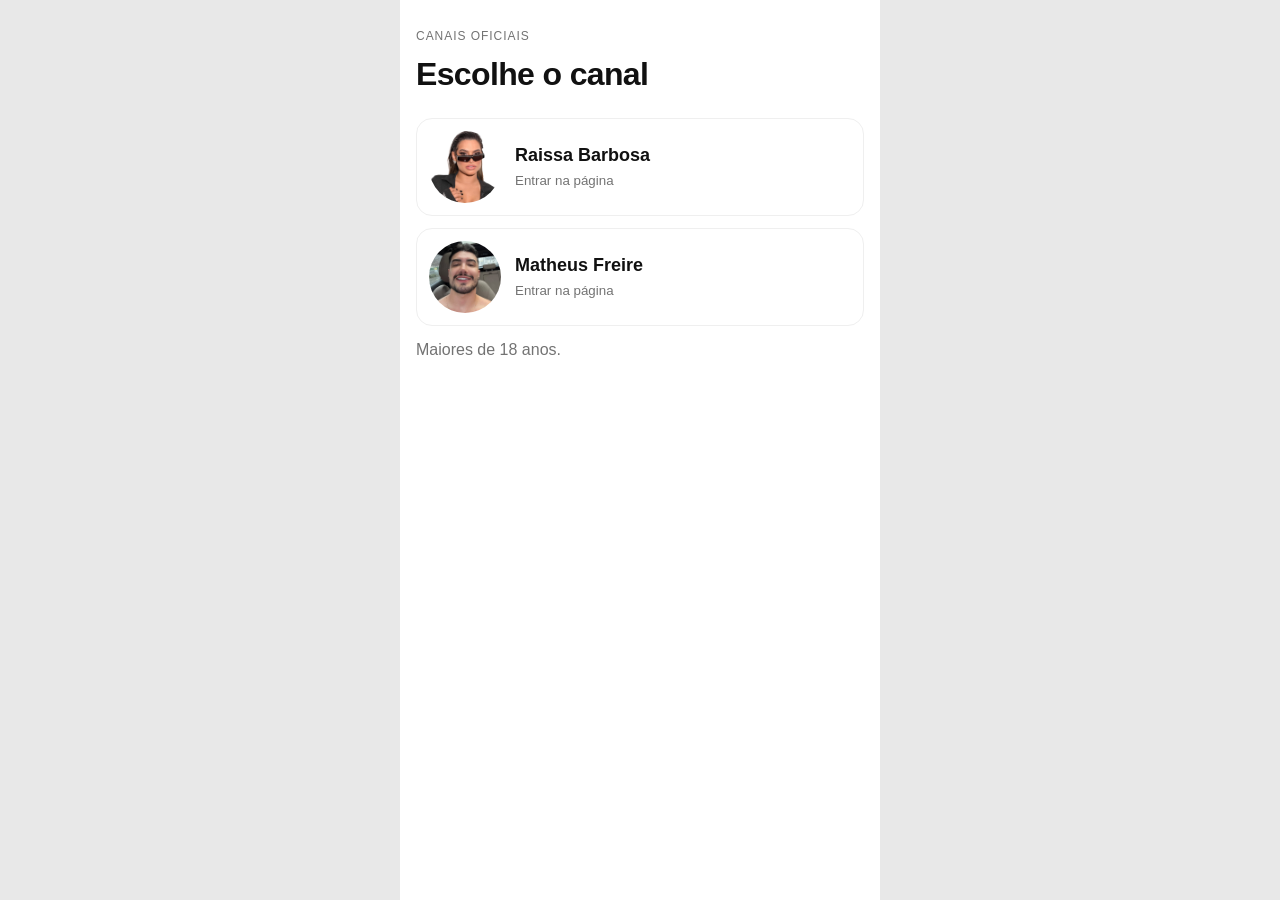
<file: index.html>
<!DOCTYPE html>
<html lang="pt-BR">
<head>
<meta charset="utf-8">
<meta name="viewport" content="width=device-width, initial-scale=1, viewport-fit=cover">
<title>Canais no Telegram</title>
<meta name="description" content="Páginas da Raissa Barbosa e do Matheus Freire, com o convite para o canal no Telegram.">
<meta name="theme-color" content="#111111">
<link rel="stylesheet" href="assets/feed.css">
</head>
<body>
<main class="home">
  <p class="kicker">Canais oficiais</p>
  <h1>Escolhe o canal</h1>
  <a class="escolha" href="raissa/">
    <img src="raissa/img/perfil.jpg" alt="Raissa Barbosa">
    <span><strong>Raissa Barbosa</strong><small>Entrar na página</small></span>
  </a>
  <a class="escolha" href="matheus/">
    <img src="matheus/img/perfil.jpg" alt="Matheus Freire">
    <span><strong>Matheus Freire</strong><small>Entrar na página</small></span>
  </a>
  <p class="aviso">Maiores de 18 anos.</p>
</main>
</body>
</html>
</file>
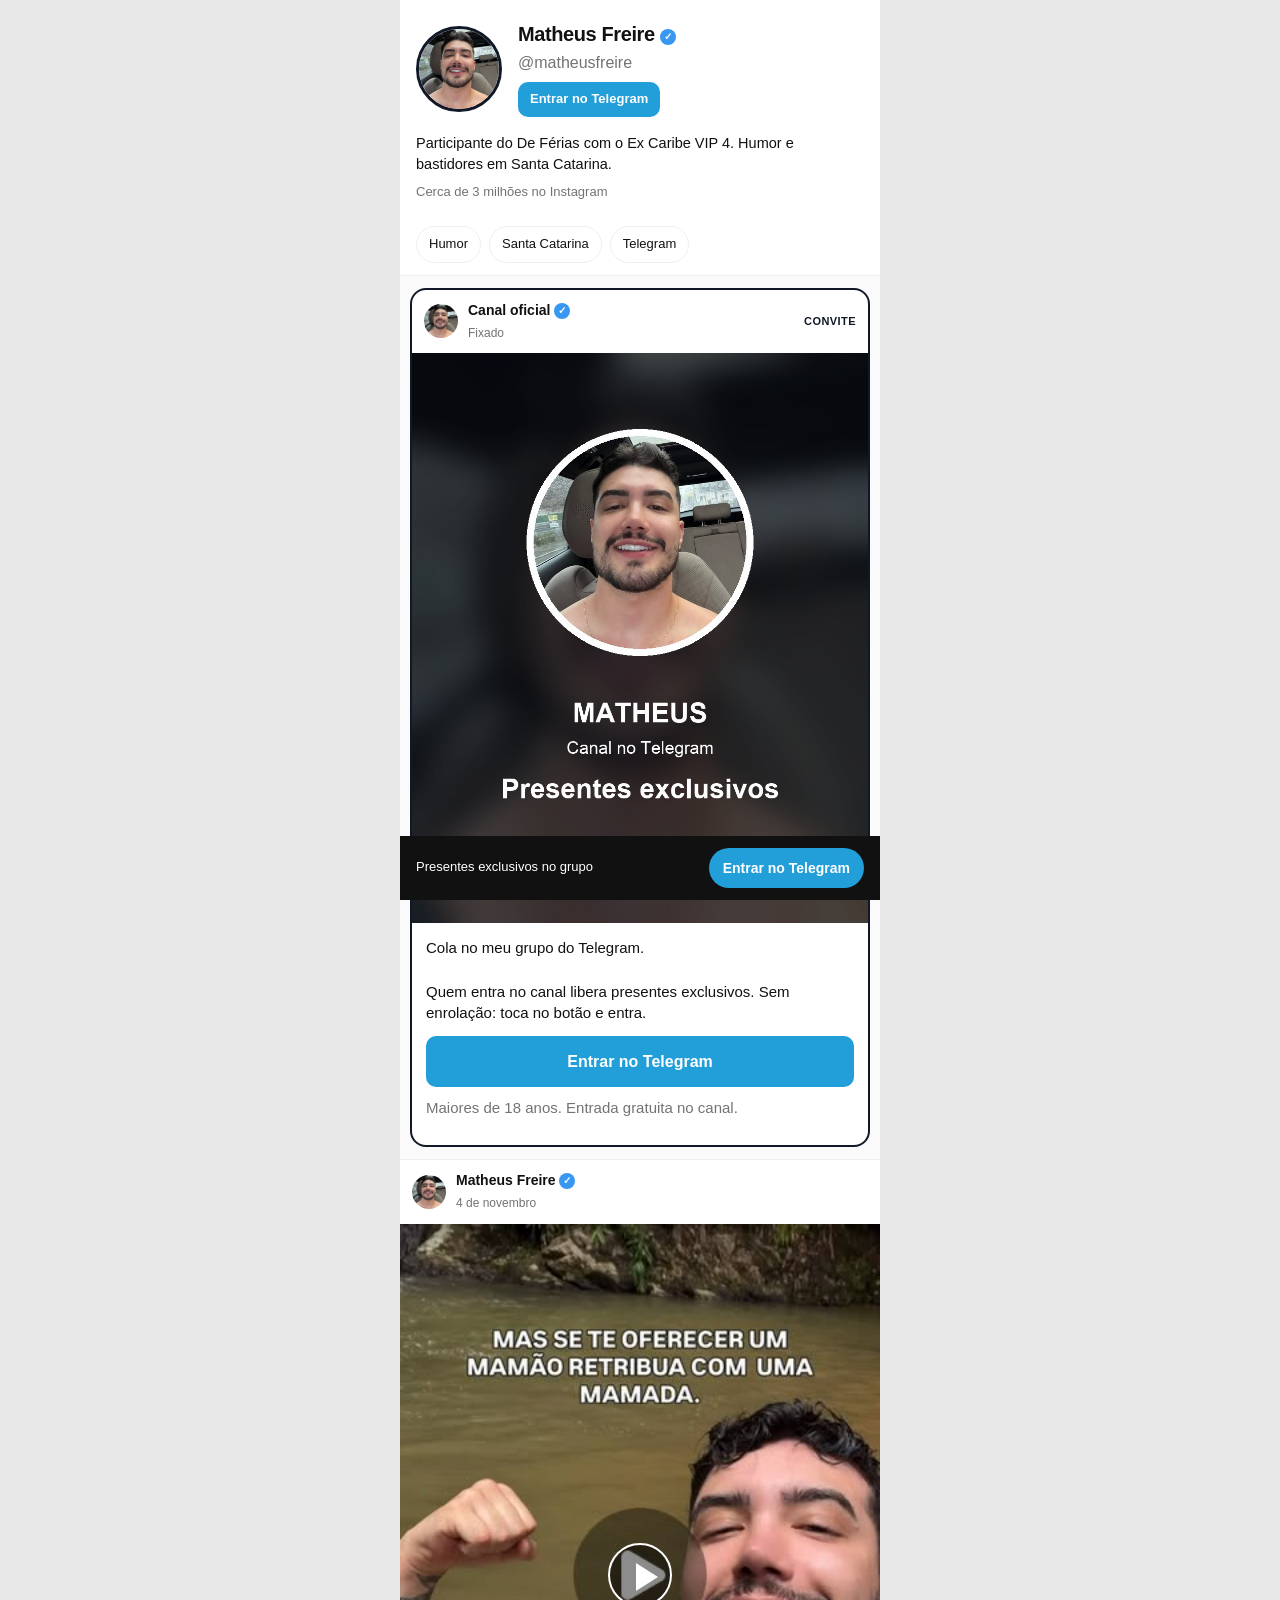
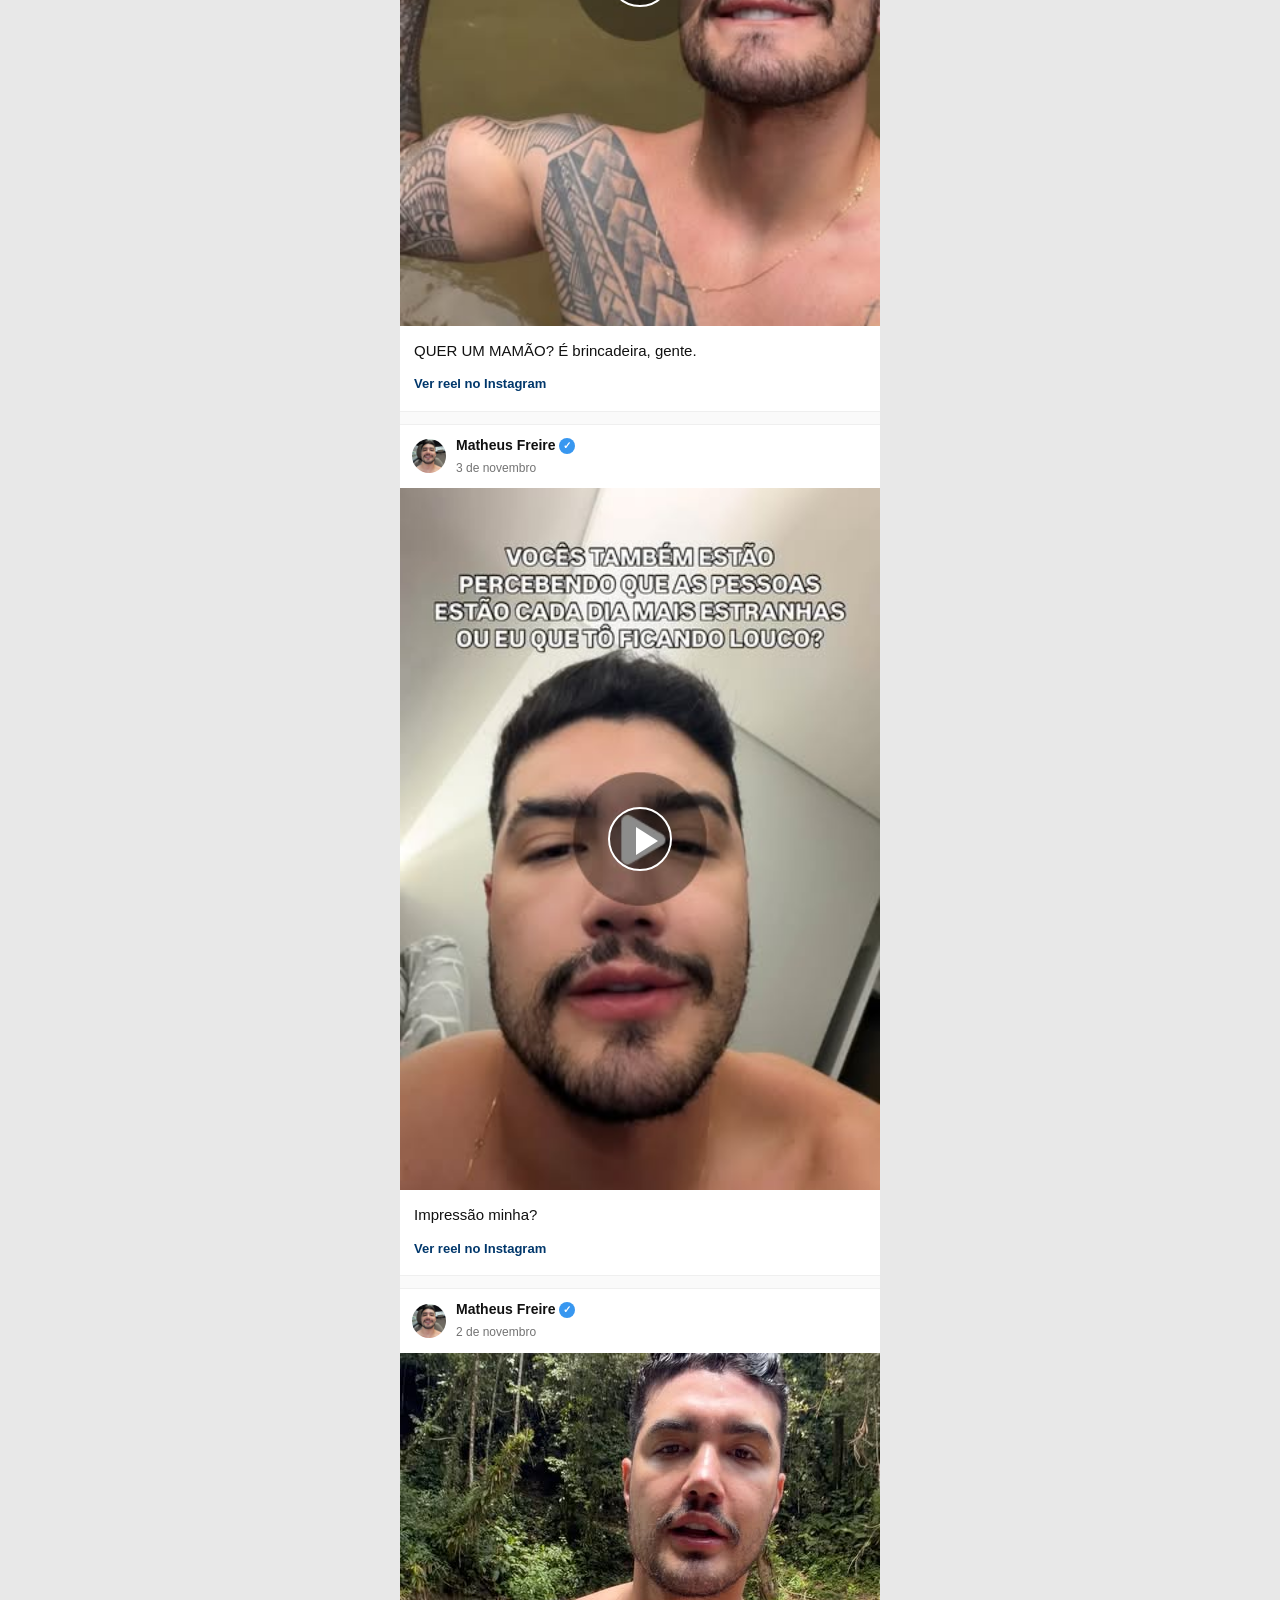
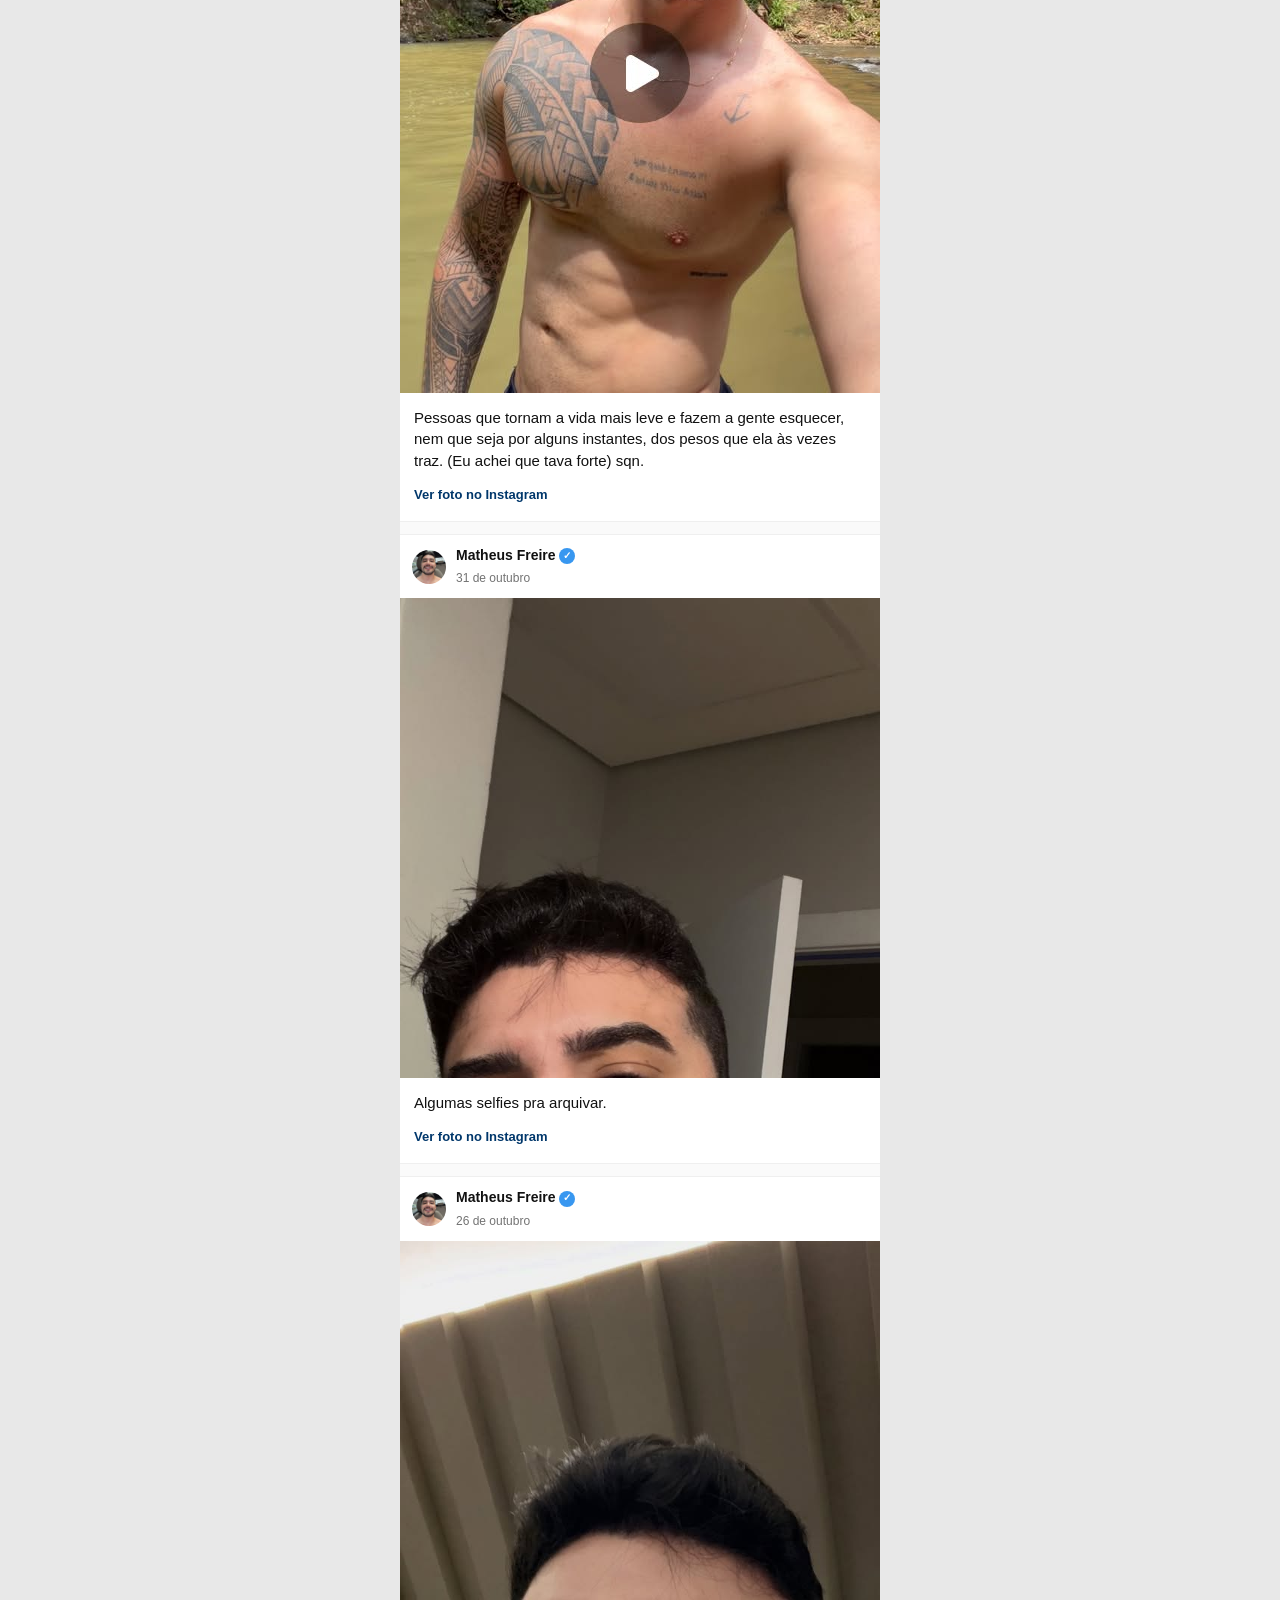
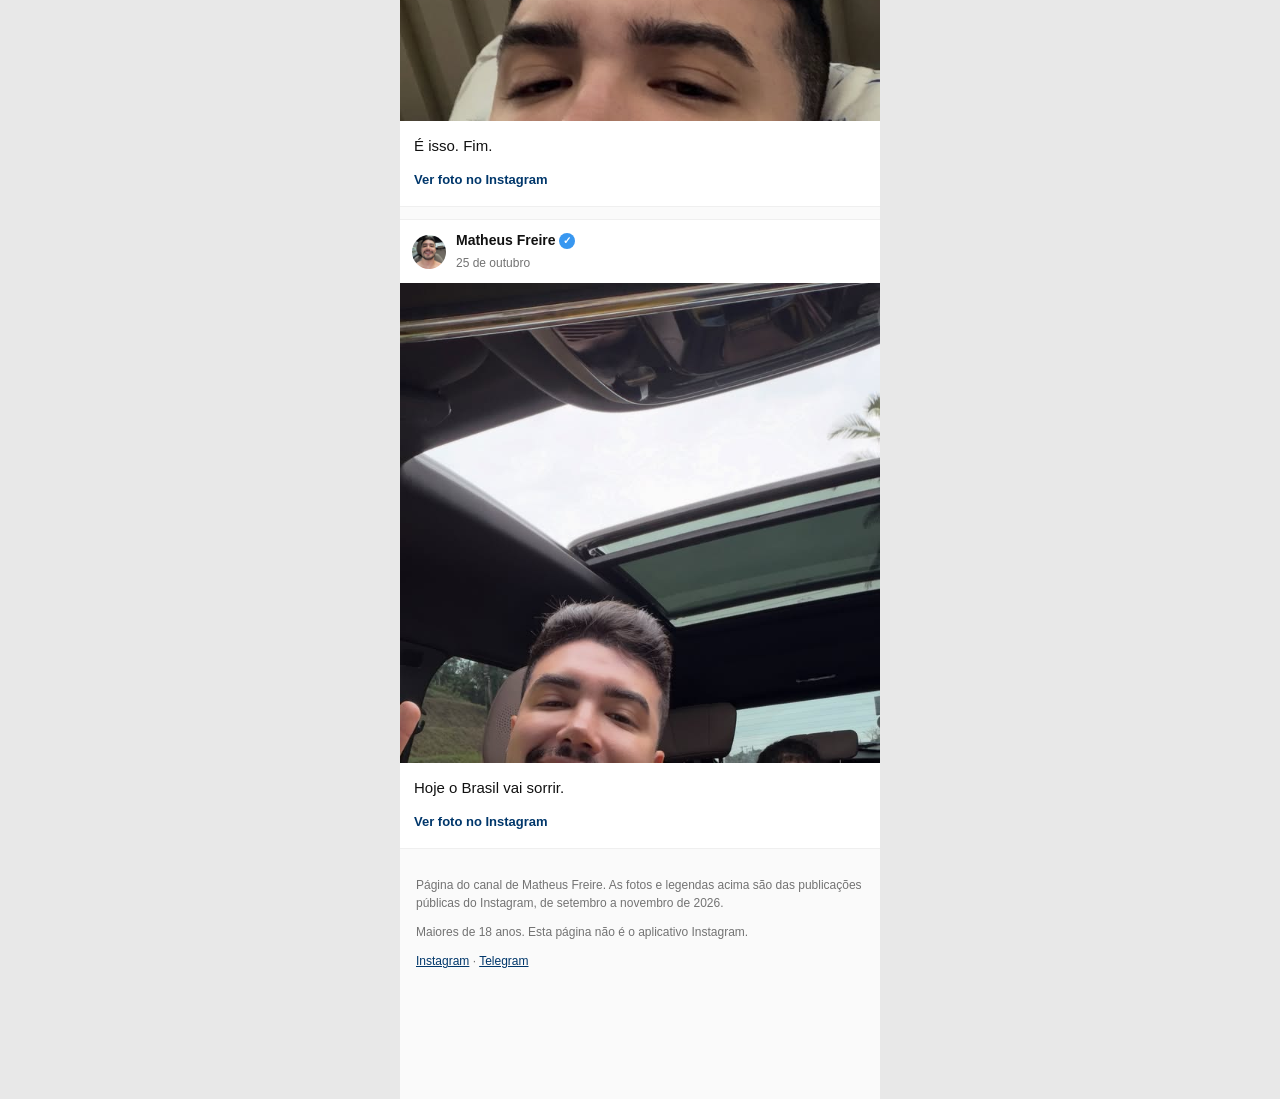
<file: matheus/index.html>
<!DOCTYPE html>
<html lang="pt-BR">
<head>
<meta charset="utf-8">
<meta name="viewport" content="width=device-width, initial-scale=1, viewport-fit=cover">
<title>Matheus Freire | Canal no Telegram</title>
<meta name="description" content="Página do Matheus Freire com as publicações recentes e o convite para o canal no Telegram.">
<meta name="theme-color" content="#111827">
<meta property="og:title" content="Matheus Freire | Canal no Telegram">
<meta property="og:description" content="Página do Matheus Freire com as publicações recentes e o convite para o canal no Telegram.">
<meta property="og:image" content="https://sorte.gratis/matheus/img/convite.jpg">
<meta property="og:type" content="website">
<meta property="og:url" content="https://sorte.gratis/matheus/">
<link rel="icon" href="img/perfil.jpg">
<link rel="apple-touch-icon" href="img/perfil.jpg">
<link rel="stylesheet" href="../assets/feed.css">
<style>:root { --accent: #111827; }</style>
</head>
<body>
<main>
  <header class="perfil">
    <img class="avatar" src="img/perfil.jpg" alt="Matheus Freire">
    <div>
      <h1>Matheus Freire <span class="verificado" aria-label="verificado">✓</span></h1>
      <p class="handle">@matheusfreire</p>
      <a class="botao pequeno" href="https://t.me/+D76e2NFJbyFmYmQ0">Entrar no Telegram</a>
    </div>
  </header>
  <p class="bio">Participante do De Férias com o Ex Caribe VIP 4. Humor e bastidores em Santa Catarina.</p>
  <p class="stats">Cerca de 3 milhões no Instagram</p>
  <nav class="chips" aria-label="Destaques"><a class="chip" href="https://www.instagram.com/matheusfreire/">Humor</a>
<a class="chip" href="https://www.instagram.com/matheusfreire/">Santa Catarina</a>
<a class="chip" href="https://t.me/+D76e2NFJbyFmYmQ0">Telegram</a></nav>
  <section class="feed" aria-label="Publicações">
    
<article class="post convite">
  <header class="post-topo">
    <img class="mini" src="img/perfil.jpg" alt="">
    <div>
      <strong>Canal oficial <span class="verificado" aria-label="verificado">✓</span></strong>
      <span class="quando">Fixado</span>
    </div>
    <span class="selo">Convite</span>
  </header>
  <a class="foto-link" href="https://t.me/+D76e2NFJbyFmYmQ0">
    <img src="img/convite.jpg" alt="Convite para o canal no Telegram">
  </a>
  <div class="corpo">
    <p>Cola no meu grupo do Telegram.

Quem entra no canal libera presentes exclusivos. Sem enrolação: toca no botão e entra.</p>
    <a class="botao" href="https://t.me/+D76e2NFJbyFmYmQ0">Entrar no Telegram</a>
    <p class="aviso">Maiores de 18 anos. Entrada gratuita no canal.</p>
  </div>
</article>
    
<article class="post">
  <header class="post-topo">
    <img class="mini" src="img/perfil.jpg" alt="">
    <div>
      <strong>Matheus Freire <span class="verificado" aria-label="verificado">✓</span></strong>
      <span class="quando">4 de novembro</span>
    </div>
    
  </header>
  <a class="foto-link" href="https://www.instagram.com/matheusfreire/reel/DfUvWCoBRra/" rel="noopener">
    <img src="img/01.jpg" alt="Reel de Matheus Freire" loading="lazy">
    <span class="play" aria-hidden="true"></span>
  </a>
  <div class="corpo">
    <p>QUER UM MAMÃO? É brincadeira, gente.</p>
    <a class="externo" href="https://www.instagram.com/matheusfreire/reel/DfUvWCoBRra/" rel="noopener">Ver reel no Instagram</a>
  </div>
</article>

<article class="post">
  <header class="post-topo">
    <img class="mini" src="img/perfil.jpg" alt="">
    <div>
      <strong>Matheus Freire <span class="verificado" aria-label="verificado">✓</span></strong>
      <span class="quando">3 de novembro</span>
    </div>
    
  </header>
  <a class="foto-link" href="https://www.instagram.com/matheusfreire/reel/DfTQImsuaEL/" rel="noopener">
    <img src="img/02.jpg" alt="Reel de Matheus Freire" loading="lazy">
    <span class="play" aria-hidden="true"></span>
  </a>
  <div class="corpo">
    <p>Impressão minha?</p>
    <a class="externo" href="https://www.instagram.com/matheusfreire/reel/DfTQImsuaEL/" rel="noopener">Ver reel no Instagram</a>
  </div>
</article>

<article class="post">
  <header class="post-topo">
    <img class="mini" src="img/perfil.jpg" alt="">
    <div>
      <strong>Matheus Freire <span class="verificado" aria-label="verificado">✓</span></strong>
      <span class="quando">2 de novembro</span>
    </div>
    
  </header>
  <a class="foto-link" href="https://www.instagram.com/p/DfP1Hd0GrLV/" rel="noopener">
    <img src="img/03.jpg" alt="Foto de Matheus Freire" loading="lazy">
    
  </a>
  <div class="corpo">
    <p>Pessoas que tornam a vida mais leve e fazem a gente esquecer, nem que seja por alguns instantes, dos pesos que ela às vezes traz. (Eu achei que tava forte) sqn.</p>
    <a class="externo" href="https://www.instagram.com/p/DfP1Hd0GrLV/" rel="noopener">Ver foto no Instagram</a>
  </div>
</article>

<article class="post">
  <header class="post-topo">
    <img class="mini" src="img/perfil.jpg" alt="">
    <div>
      <strong>Matheus Freire <span class="verificado" aria-label="verificado">✓</span></strong>
      <span class="quando">31 de outubro</span>
    </div>
    
  </header>
  <a class="foto-link" href="https://www.instagram.com/p/DfKdYenESHJ/" rel="noopener">
    <img src="img/04.jpg" alt="Foto de Matheus Freire" loading="lazy">
    
  </a>
  <div class="corpo">
    <p>Algumas selfies pra arquivar.</p>
    <a class="externo" href="https://www.instagram.com/p/DfKdYenESHJ/" rel="noopener">Ver foto no Instagram</a>
  </div>
</article>

<article class="post">
  <header class="post-topo">
    <img class="mini" src="img/perfil.jpg" alt="">
    <div>
      <strong>Matheus Freire <span class="verificado" aria-label="verificado">✓</span></strong>
      <span class="quando">26 de outubro</span>
    </div>
    
  </header>
  <a class="foto-link" href="https://www.instagram.com/p/De9QR9sxkKq/" rel="noopener">
    <img src="img/05.jpg" alt="Foto de Matheus Freire" loading="lazy">
    
  </a>
  <div class="corpo">
    <p>É isso. Fim.</p>
    <a class="externo" href="https://www.instagram.com/p/De9QR9sxkKq/" rel="noopener">Ver foto no Instagram</a>
  </div>
</article>

<article class="post">
  <header class="post-topo">
    <img class="mini" src="img/perfil.jpg" alt="">
    <div>
      <strong>Matheus Freire <span class="verificado" aria-label="verificado">✓</span></strong>
      <span class="quando">25 de outubro</span>
    </div>
    
  </header>
  <a class="foto-link" href="https://www.instagram.com/p/De61koAkXN6/" rel="noopener">
    <img src="img/06.jpg" alt="Foto de Matheus Freire" loading="lazy">
    
  </a>
  <div class="corpo">
    <p>Hoje o Brasil vai sorrir.</p>
    <a class="externo" href="https://www.instagram.com/p/De61koAkXN6/" rel="noopener">Ver foto no Instagram</a>
  </div>
</article>
  </section>
  <footer>
    <p>Página do canal de Matheus Freire. As fotos e legendas acima são das publicações públicas do Instagram, de setembro a novembro de 2026.</p>
    <p>Maiores de 18 anos. Esta página não é o aplicativo Instagram.</p>
    <p><a href="https://www.instagram.com/matheusfreire/" rel="noopener">Instagram</a> · <a href="https://t.me/+D76e2NFJbyFmYmQ0">Telegram</a></p>
  </footer>
</main>
<a class="barra" href="https://t.me/+D76e2NFJbyFmYmQ0">
  <span>Presentes exclusivos no grupo</span>
  <strong>Entrar no Telegram</strong>
</a>
</body>
</html>
</file>
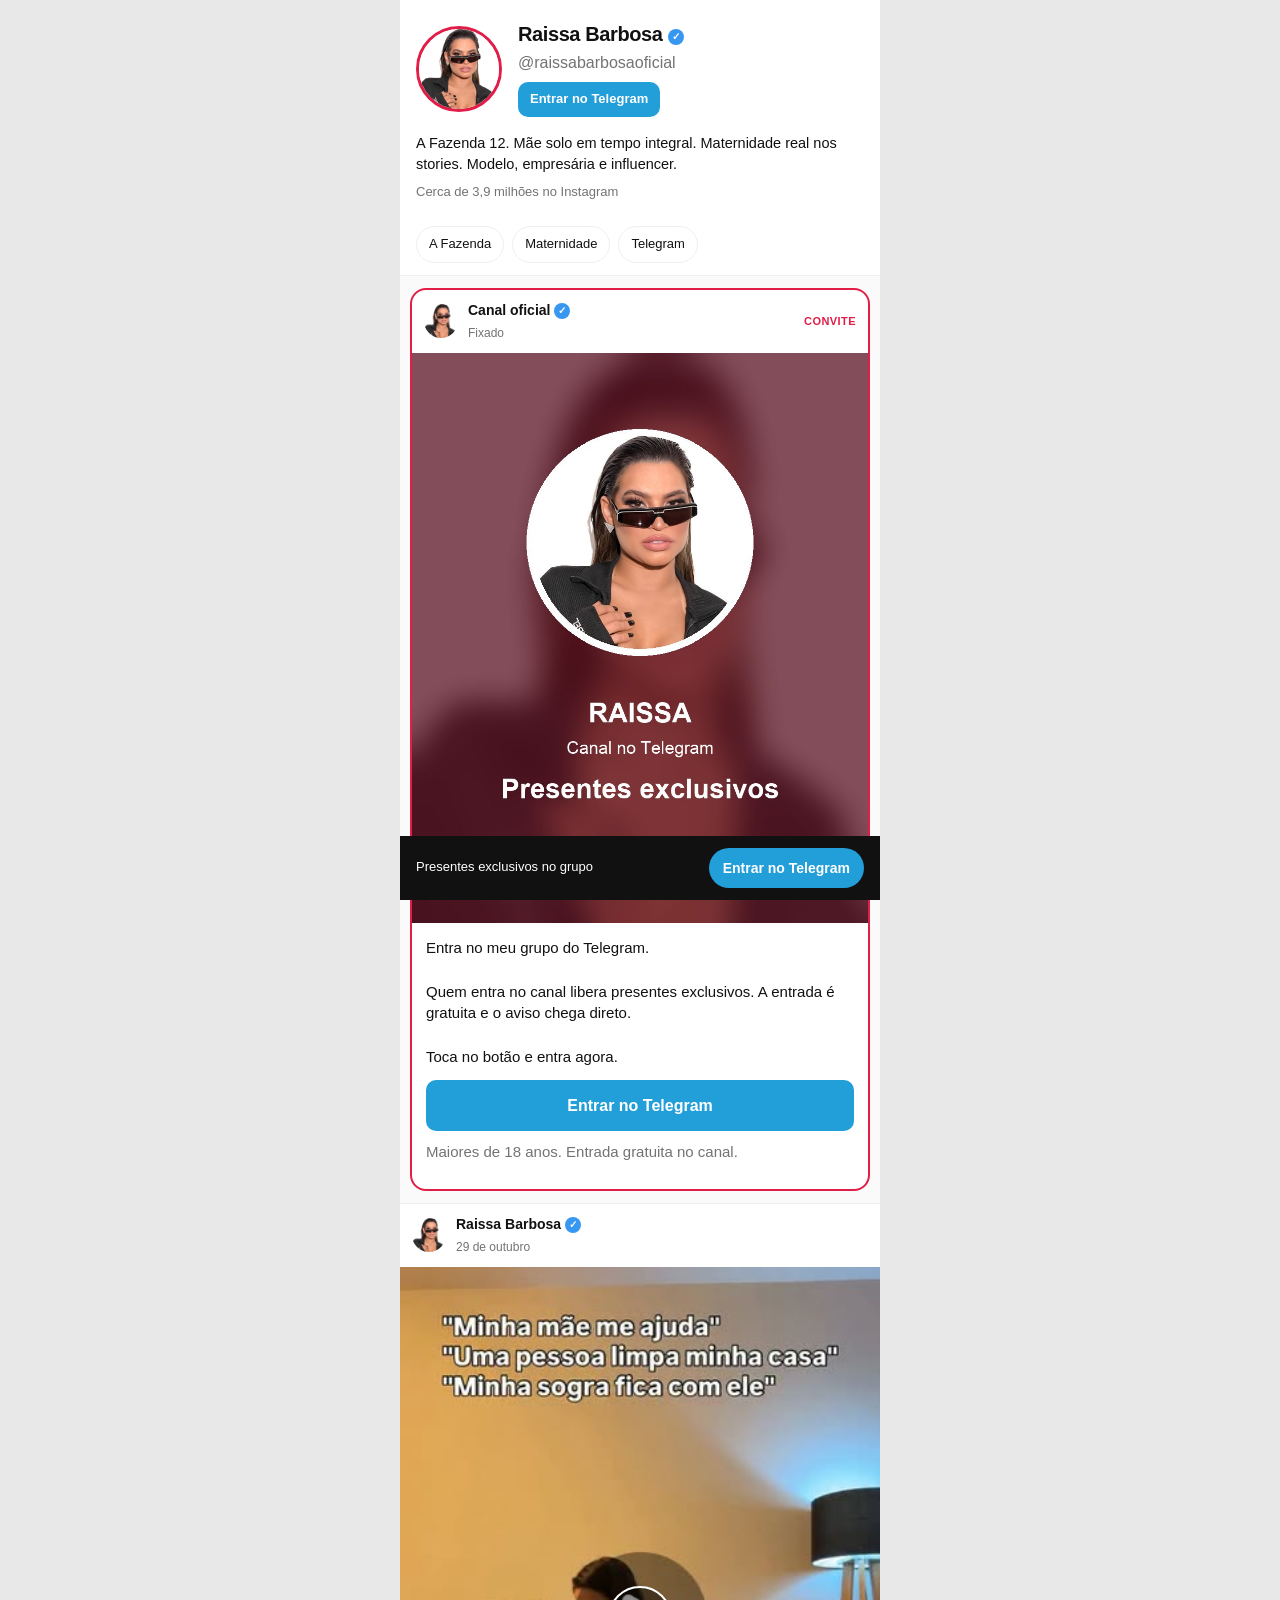
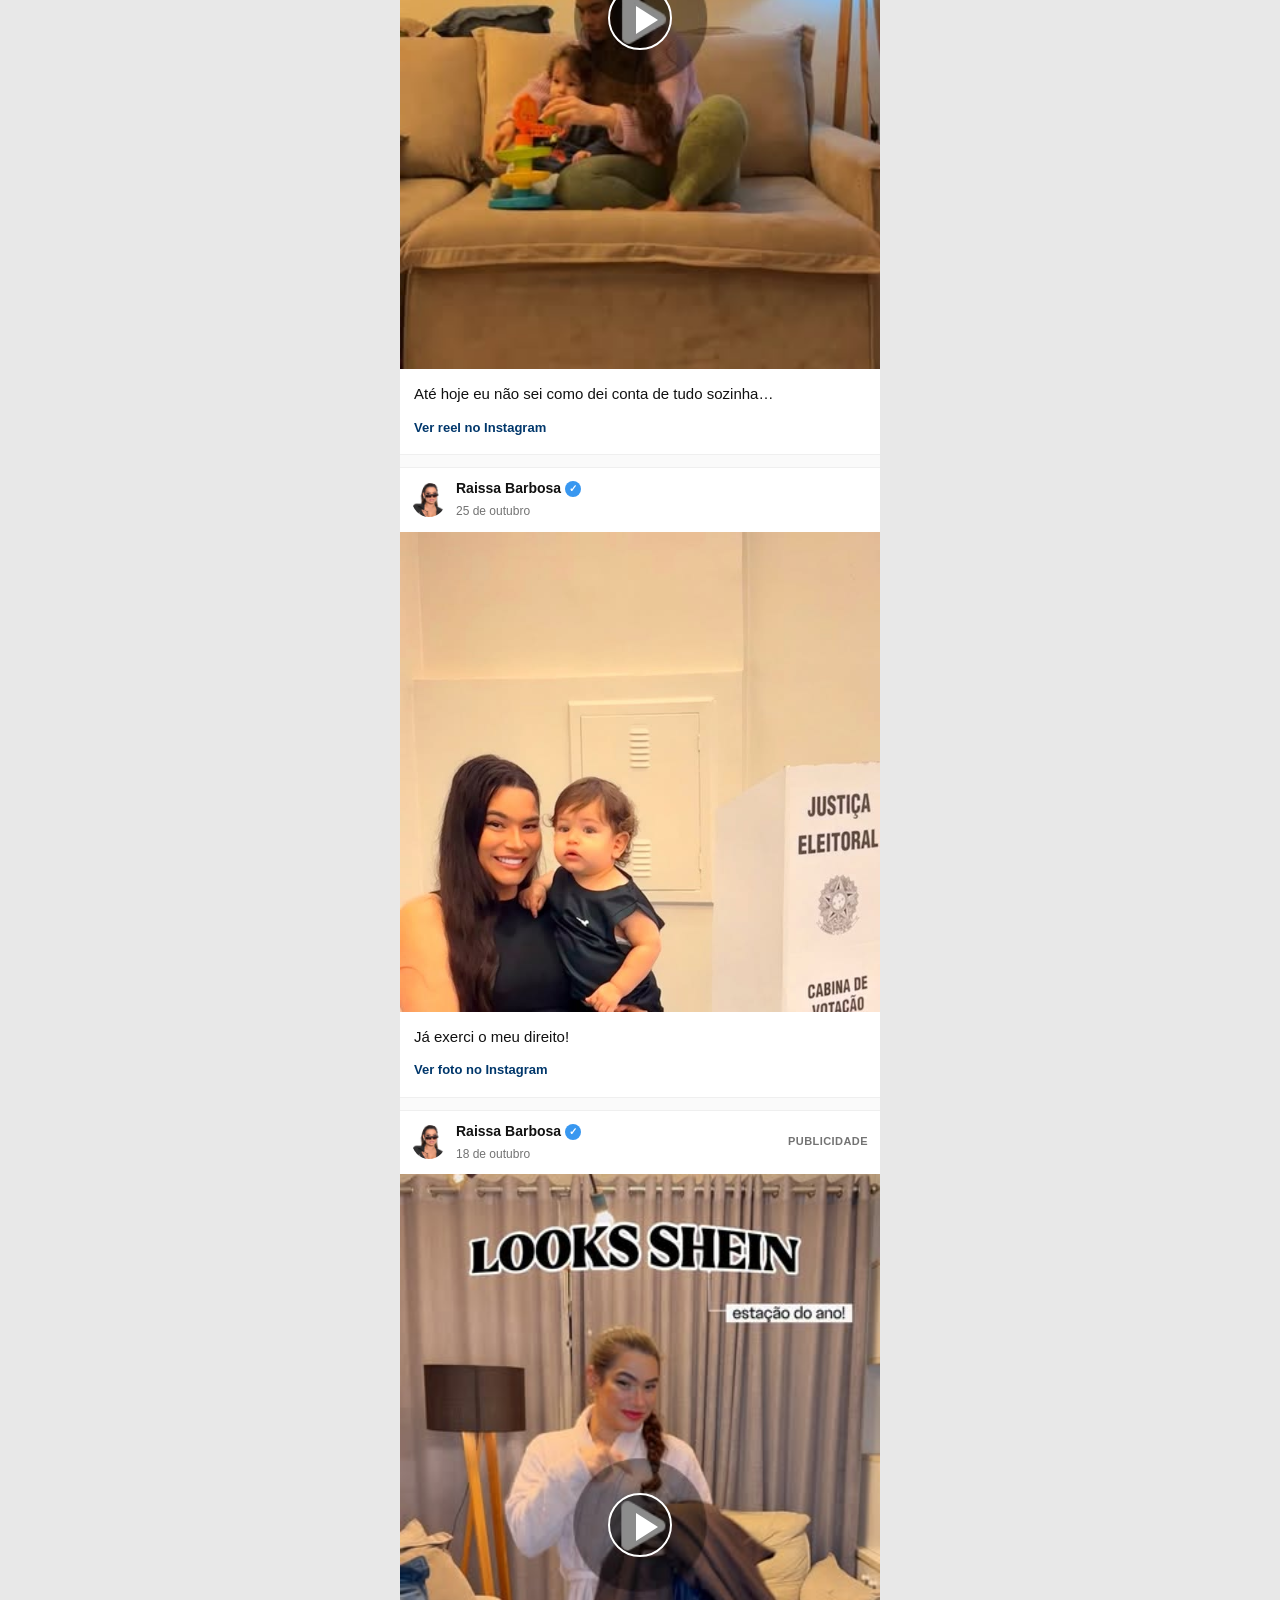
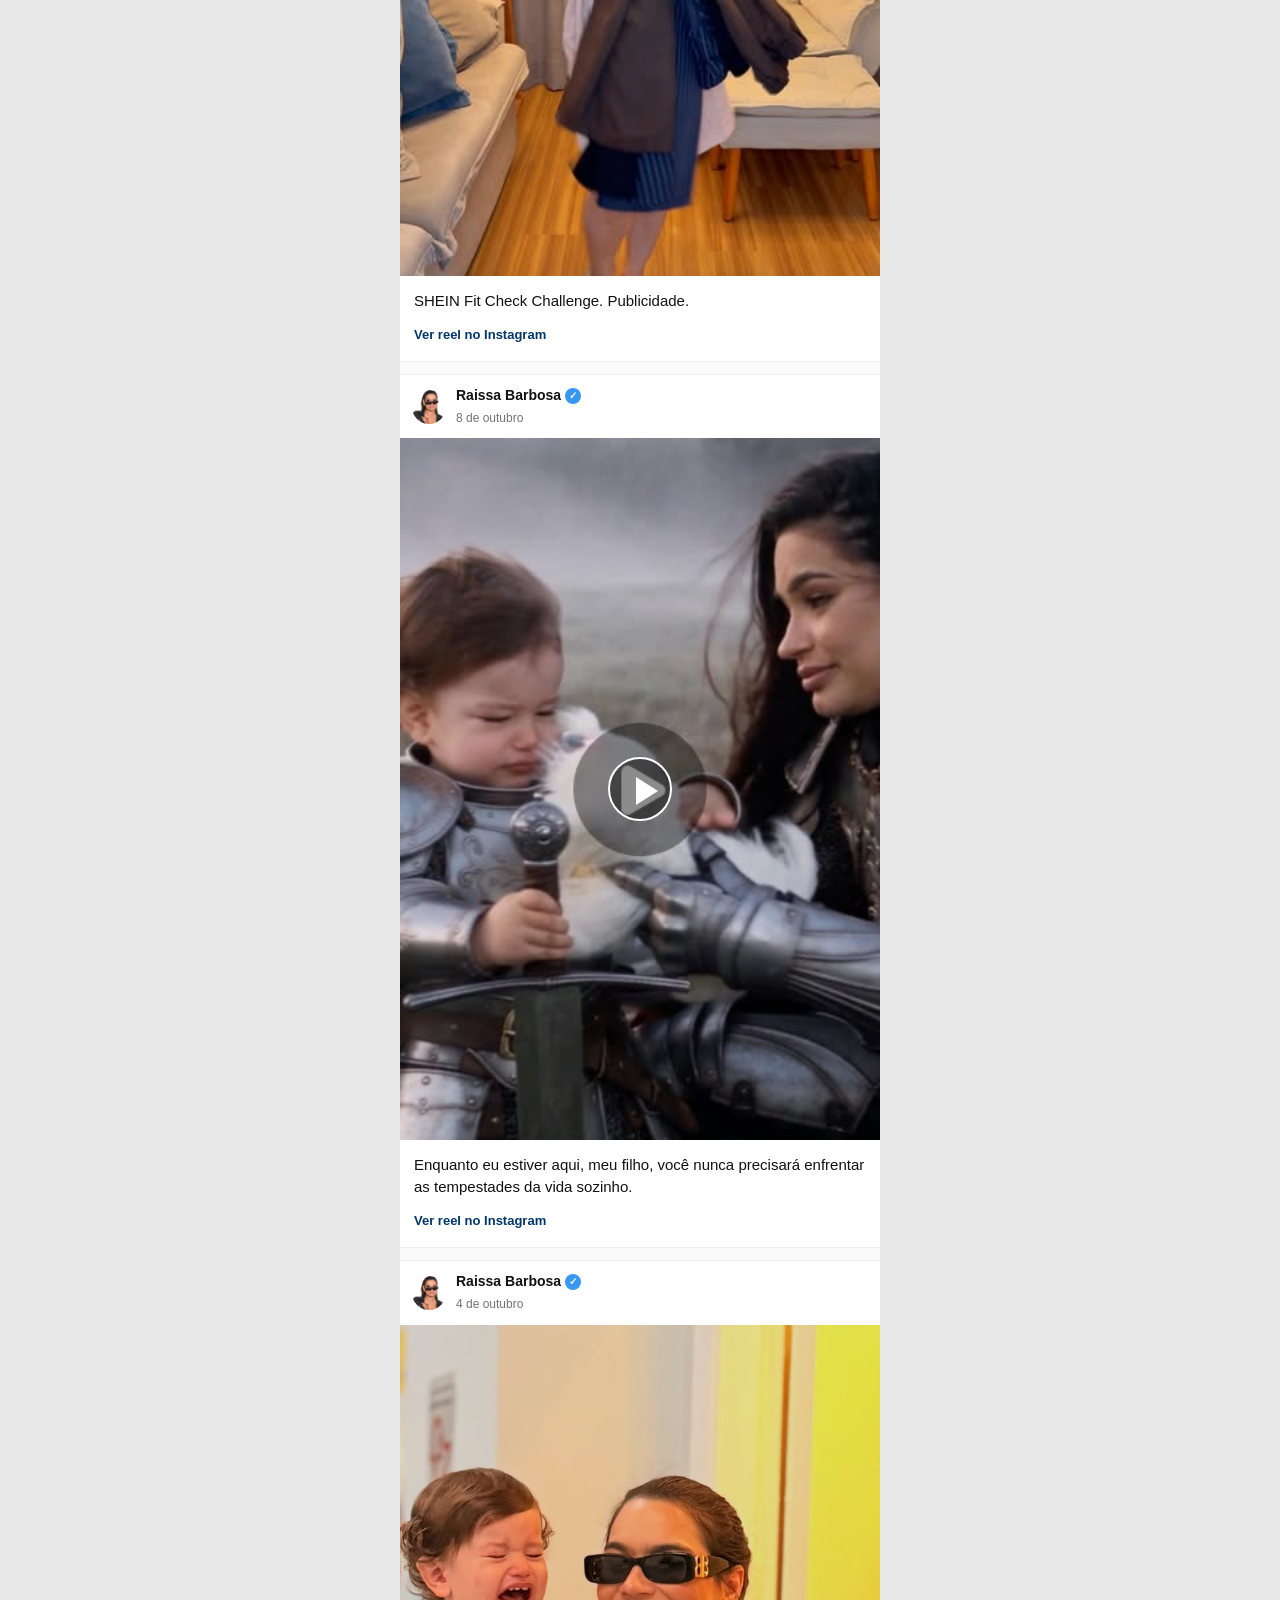
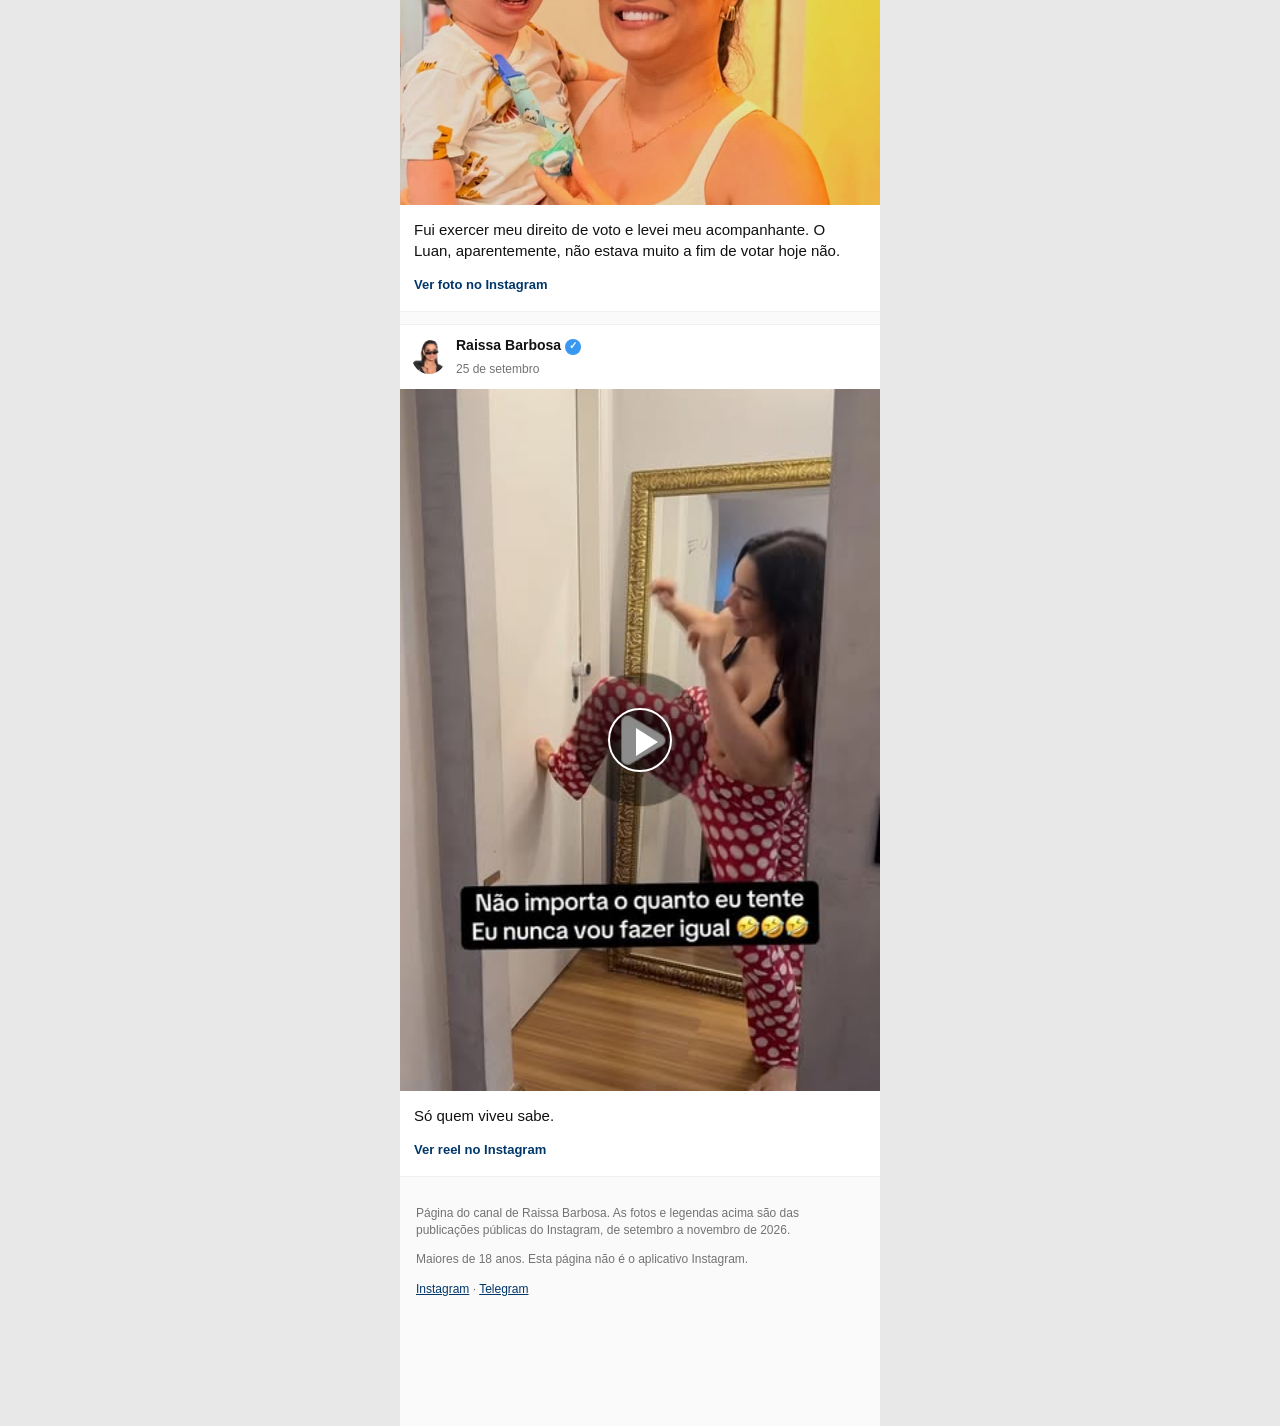
<file: raissa/index.html>
<!DOCTYPE html>
<html lang="pt-BR">
<head>
<meta charset="utf-8">
<meta name="viewport" content="width=device-width, initial-scale=1, viewport-fit=cover">
<title>Raissa Barbosa | Canal no Telegram</title>
<meta name="description" content="Página da Raissa Barbosa com as publicações recentes e o convite para o canal no Telegram.">
<meta name="theme-color" content="#e11d48">
<meta property="og:title" content="Raissa Barbosa | Canal no Telegram">
<meta property="og:description" content="Página da Raissa Barbosa com as publicações recentes e o convite para o canal no Telegram.">
<meta property="og:image" content="https://sorte.gratis/raissa/img/convite.jpg">
<meta property="og:type" content="website">
<meta property="og:url" content="https://sorte.gratis/raissa/">
<link rel="icon" href="img/perfil.jpg">
<link rel="apple-touch-icon" href="img/perfil.jpg">
<link rel="stylesheet" href="../assets/feed.css">
<style>:root { --accent: #e11d48; }</style>
</head>
<body>
<main>
  <header class="perfil">
    <img class="avatar" src="img/perfil.jpg" alt="Raissa Barbosa">
    <div>
      <h1>Raissa Barbosa <span class="verificado" aria-label="verificado">✓</span></h1>
      <p class="handle">@raissabarbosaoficial</p>
      <a class="botao pequeno" href="https://t.me/+d4x8YLbSfxQ0ZTU8">Entrar no Telegram</a>
    </div>
  </header>
  <p class="bio">A Fazenda 12. Mãe solo em tempo integral. Maternidade real nos stories. Modelo, empresária e influencer.</p>
  <p class="stats">Cerca de 3,9 milhões no Instagram</p>
  <nav class="chips" aria-label="Destaques"><a class="chip" href="https://www.instagram.com/raissabarbosaoficial/">A Fazenda</a>
<a class="chip" href="https://www.instagram.com/raissabarbosaoficial/">Maternidade</a>
<a class="chip" href="https://t.me/+d4x8YLbSfxQ0ZTU8">Telegram</a></nav>
  <section class="feed" aria-label="Publicações">
    
<article class="post convite">
  <header class="post-topo">
    <img class="mini" src="img/perfil.jpg" alt="">
    <div>
      <strong>Canal oficial <span class="verificado" aria-label="verificado">✓</span></strong>
      <span class="quando">Fixado</span>
    </div>
    <span class="selo">Convite</span>
  </header>
  <a class="foto-link" href="https://t.me/+d4x8YLbSfxQ0ZTU8">
    <img src="img/convite.jpg" alt="Convite para o canal no Telegram">
  </a>
  <div class="corpo">
    <p>Entra no meu grupo do Telegram.

Quem entra no canal libera presentes exclusivos. A entrada é gratuita e o aviso chega direto.

Toca no botão e entra agora.</p>
    <a class="botao" href="https://t.me/+d4x8YLbSfxQ0ZTU8">Entrar no Telegram</a>
    <p class="aviso">Maiores de 18 anos. Entrada gratuita no canal.</p>
  </div>
</article>
    
<article class="post">
  <header class="post-topo">
    <img class="mini" src="img/perfil.jpg" alt="">
    <div>
      <strong>Raissa Barbosa <span class="verificado" aria-label="verificado">✓</span></strong>
      <span class="quando">29 de outubro</span>
    </div>
    
  </header>
  <a class="foto-link" href="https://www.instagram.com/raissabarbosaoficial/reel/DfGXHryxIBp/" rel="noopener">
    <img src="img/01.jpg" alt="Reel de Raissa Barbosa" loading="lazy">
    <span class="play" aria-hidden="true"></span>
  </a>
  <div class="corpo">
    <p>Até hoje eu não sei como dei conta de tudo sozinha…</p>
    <a class="externo" href="https://www.instagram.com/raissabarbosaoficial/reel/DfGXHryxIBp/" rel="noopener">Ver reel no Instagram</a>
  </div>
</article>

<article class="post">
  <header class="post-topo">
    <img class="mini" src="img/perfil.jpg" alt="">
    <div>
      <strong>Raissa Barbosa <span class="verificado" aria-label="verificado">✓</span></strong>
      <span class="quando">25 de outubro</span>
    </div>
    
  </header>
  <a class="foto-link" href="https://www.instagram.com/p/De7iJgnkS09/" rel="noopener">
    <img src="img/02.jpg" alt="Foto de Raissa Barbosa" loading="lazy">
    
  </a>
  <div class="corpo">
    <p>Já exerci o meu direito!</p>
    <a class="externo" href="https://www.instagram.com/p/De7iJgnkS09/" rel="noopener">Ver foto no Instagram</a>
  </div>
</article>

<article class="post">
  <header class="post-topo">
    <img class="mini" src="img/perfil.jpg" alt="">
    <div>
      <strong>Raissa Barbosa <span class="verificado" aria-label="verificado">✓</span></strong>
      <span class="quando">18 de outubro</span>
    </div>
    <span class="selo publi">Publicidade</span>
  </header>
  <a class="foto-link" href="https://www.instagram.com/raissabarbosaoficial/reel/DepxOSrRSxs/" rel="noopener">
    <img src="img/03.jpg" alt="Reel de Raissa Barbosa" loading="lazy">
    <span class="play" aria-hidden="true"></span>
  </a>
  <div class="corpo">
    <p>SHEIN Fit Check Challenge. Publicidade.</p>
    <a class="externo" href="https://www.instagram.com/raissabarbosaoficial/reel/DepxOSrRSxs/" rel="noopener">Ver reel no Instagram</a>
  </div>
</article>

<article class="post">
  <header class="post-topo">
    <img class="mini" src="img/perfil.jpg" alt="">
    <div>
      <strong>Raissa Barbosa <span class="verificado" aria-label="verificado">✓</span></strong>
      <span class="quando">8 de outubro</span>
    </div>
    
  </header>
  <a class="foto-link" href="https://www.instagram.com/raissabarbosaoficial/reel/DeQEEjFxOSd/" rel="noopener">
    <img src="img/04.jpg" alt="Reel de Raissa Barbosa" loading="lazy">
    <span class="play" aria-hidden="true"></span>
  </a>
  <div class="corpo">
    <p>Enquanto eu estiver aqui, meu filho, você nunca precisará enfrentar as tempestades da vida sozinho.</p>
    <a class="externo" href="https://www.instagram.com/raissabarbosaoficial/reel/DeQEEjFxOSd/" rel="noopener">Ver reel no Instagram</a>
  </div>
</article>

<article class="post">
  <header class="post-topo">
    <img class="mini" src="img/perfil.jpg" alt="">
    <div>
      <strong>Raissa Barbosa <span class="verificado" aria-label="verificado">✓</span></strong>
      <span class="quando">4 de outubro</span>
    </div>
    
  </header>
  <a class="foto-link" href="https://www.instagram.com/p/DeFUuQzFkxB/" rel="noopener">
    <img src="img/05.jpg" alt="Foto de Raissa Barbosa" loading="lazy">
    
  </a>
  <div class="corpo">
    <p>Fui exercer meu direito de voto e levei meu acompanhante. O Luan, aparentemente, não estava muito a fim de votar hoje não.</p>
    <a class="externo" href="https://www.instagram.com/p/DeFUuQzFkxB/" rel="noopener">Ver foto no Instagram</a>
  </div>
</article>

<article class="post">
  <header class="post-topo">
    <img class="mini" src="img/perfil.jpg" alt="">
    <div>
      <strong>Raissa Barbosa <span class="verificado" aria-label="verificado">✓</span></strong>
      <span class="quando">25 de setembro</span>
    </div>
    
  </header>
  <a class="foto-link" href="https://www.instagram.com/raissabarbosaoficial/reel/DdusMIkRBRc/" rel="noopener">
    <img src="img/06.jpg" alt="Reel de Raissa Barbosa" loading="lazy">
    <span class="play" aria-hidden="true"></span>
  </a>
  <div class="corpo">
    <p>Só quem viveu sabe.</p>
    <a class="externo" href="https://www.instagram.com/raissabarbosaoficial/reel/DdusMIkRBRc/" rel="noopener">Ver reel no Instagram</a>
  </div>
</article>
  </section>
  <footer>
    <p>Página do canal de Raissa Barbosa. As fotos e legendas acima são das publicações públicas do Instagram, de setembro a novembro de 2026.</p>
    <p>Maiores de 18 anos. Esta página não é o aplicativo Instagram.</p>
    <p><a href="https://www.instagram.com/raissabarbosaoficial/" rel="noopener">Instagram</a> · <a href="https://t.me/+d4x8YLbSfxQ0ZTU8">Telegram</a></p>
  </footer>
</main>
<a class="barra" href="https://t.me/+d4x8YLbSfxQ0ZTU8">
  <span>Presentes exclusivos no grupo</span>
  <strong>Entrar no Telegram</strong>
</a>
</body>
</html>
</file>
<file: assets/feed.css>
:root { --accent: #111; --fundo: #fafafa; --card: #fff; --texto: #111; --cinza: #737373; --linha: #efefef; }
* { box-sizing: border-box; }
html, body { margin: 0; padding: 0; }
body {
  font-family: -apple-system, BlinkMacSystemFont, "Segoe UI", Helvetica, Arial, sans-serif;
  background: #e8e8e8; color: var(--texto); line-height: 1.45;
}
main { max-width: 480px; margin: 0 auto; background: var(--fundo); min-height: 100vh; padding-bottom: 92px; }
a { color: inherit; }
.perfil { display: flex; gap: 16px; align-items: center; padding: 20px 16px 8px; background: #fff; }
.avatar { width: 86px; height: 86px; border-radius: 50%; object-fit: cover; border: 3px solid var(--accent); }
h1 { font-size: 20px; margin: 0 0 2px; letter-spacing: -0.02em; }
.handle, .stats, .quando, footer, .aviso { color: var(--cinza); }
.handle, .stats, .bio, .aviso { margin: 0; }
.bio { padding: 8px 16px 0; background: #fff; font-size: 14.5px; }
.stats { padding: 8px 16px 12px; background: #fff; font-size: 13px; }
.verificado {
  display: inline-flex; width: 16px; height: 16px; border-radius: 50%;
  background: #3897f0; color: #fff; font-size: 10px; align-items: center; justify-content: center;
  vertical-align: 1px;
}
.botao {
  display: block; text-align: center; text-decoration: none; background: #229ED9; color: #fff;
  font-weight: 700; border-radius: 10px; padding: 14px 16px; margin-top: 12px; font-size: 16px;
}
.botao.pequeno { display: inline-block; padding: 8px 12px; font-size: 13px; margin-top: 8px; }
.chips { display: flex; gap: 8px; overflow-x: auto; padding: 12px 16px; background: #fff; border-bottom: 1px solid var(--linha); }
.chip { flex: 0 0 auto; text-decoration: none; border: 1px solid var(--linha); border-radius: 999px; padding: 8px 12px; font-size: 13px; background: #fff; }
.feed { display: flex; flex-direction: column; gap: 12px; padding: 12px 0 8px; }
.post { background: var(--card); border-top: 1px solid var(--linha); border-bottom: 1px solid var(--linha); }
.post.convite { border: 2px solid var(--accent); margin: 0 10px; border-radius: 16px; overflow: hidden; }
.post-topo { display: flex; gap: 10px; align-items: center; padding: 10px 12px; }
.post-topo strong { display: block; font-size: 14px; }
.quando { font-size: 12px; }
.mini { width: 34px; height: 34px; border-radius: 50%; object-fit: cover; }
.selo { margin-left: auto; font-size: 11px; font-weight: 700; letter-spacing: .04em; text-transform: uppercase; color: var(--accent); }
.selo.publi { color: #737373; }
.foto-link { display: block; position: relative; background: #000; }
.foto-link img { width: 100%; height: auto; display: block; max-height: 78vh; object-fit: cover; }
.play {
  position: absolute; left: 50%; top: 50%; width: 64px; height: 64px; margin: -32px 0 0 -32px;
  border-radius: 50%; background: rgba(0,0,0,.45); border: 2px solid #fff;
}
.play:after {
  content: ""; position: absolute; left: 26px; top: 18px;
  border-style: solid; border-width: 14px 0 14px 22px; border-color: transparent transparent transparent #fff;
}
.corpo { padding: 4px 14px 16px; }
.corpo p { margin: 10px 0; font-size: 15px; white-space: pre-line; }
.externo { color: #00376b; font-size: 13px; text-decoration: none; font-weight: 600; }
footer { padding: 8px 16px 24px; font-size: 12px; }
footer a { color: #00376b; }
.barra {
  position: fixed; left: 50%; transform: translateX(-50%); bottom: 0; width: min(480px, 100%);
  display: flex; justify-content: space-between; align-items: center; gap: 12px;
  background: #111; color: #fff; text-decoration: none; padding: 12px 16px calc(12px + env(safe-area-inset-bottom));
  z-index: 5;
}
.barra span { font-size: 13px; }
.barra strong { background: #229ED9; color: #fff; border-radius: 999px; padding: 10px 14px; font-size: 14px; white-space: nowrap; }
.home { padding: 28px 16px 40px; background: #fff; min-height: 100vh; }
.home h1 { font-size: 32px; margin: 6px 0 20px; }
.kicker { text-transform: uppercase; letter-spacing: .08em; font-size: 12px; color: var(--cinza); margin: 0; }
.escolha {
  display: flex; gap: 14px; align-items: center; text-decoration: none;
  border: 1px solid var(--linha); border-radius: 16px; padding: 12px; margin-bottom: 12px;
}
.escolha img { width: 72px; height: 72px; border-radius: 50%; object-fit: cover; }
.escolha strong { display: block; font-size: 18px; }
.escolha small { color: var(--cinza); }
</file>
